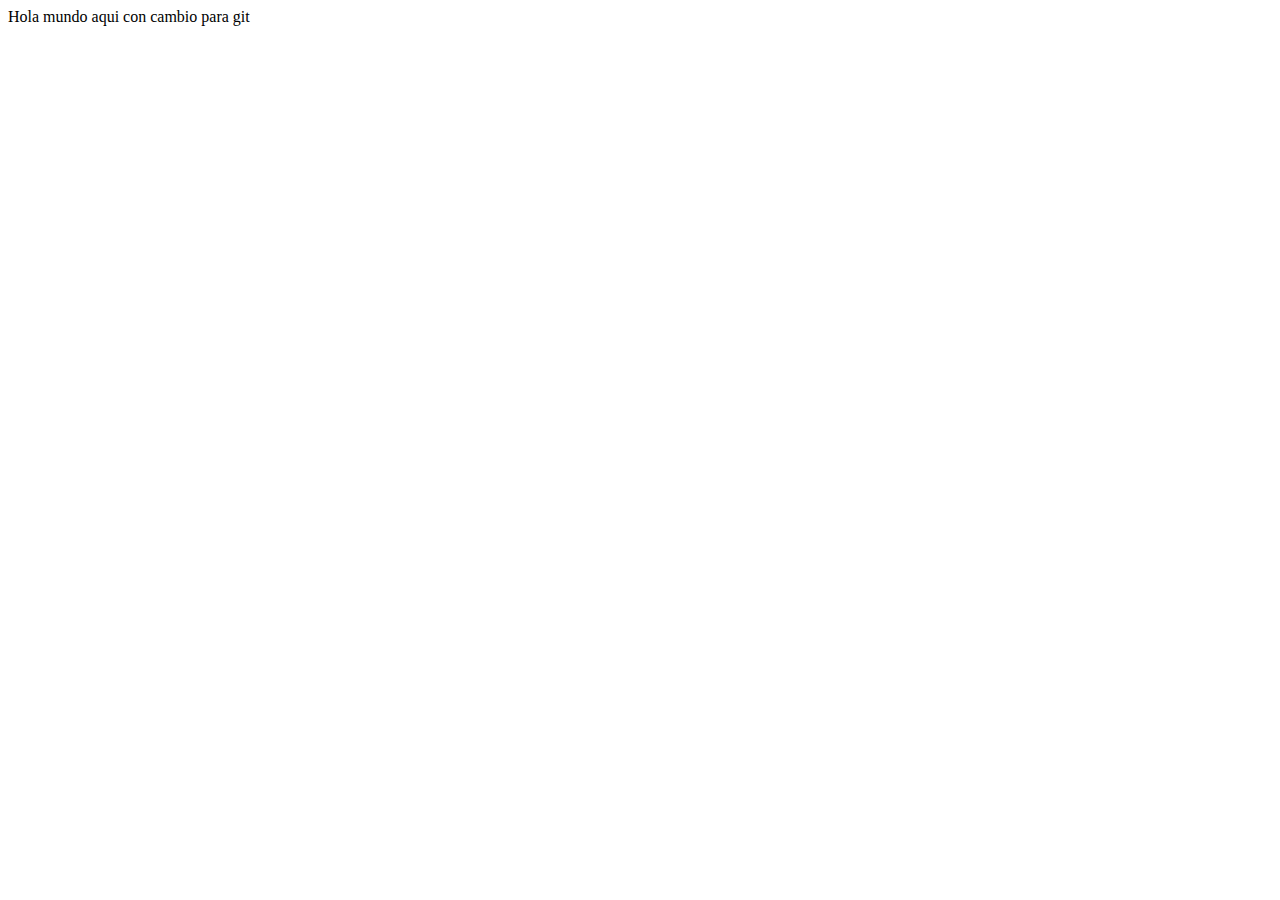
<file: index.html>
<!DOCTYPE html>
<html lang="es">
<head>
    <meta charset="UTF-8">
    <meta name="viewport" content="width=device-width, initial-scale=1.0">
    <title>Document</title>
</head>
<body>
    Hola mundo
     aqui con cambio para git
</body>
</html>
</file>
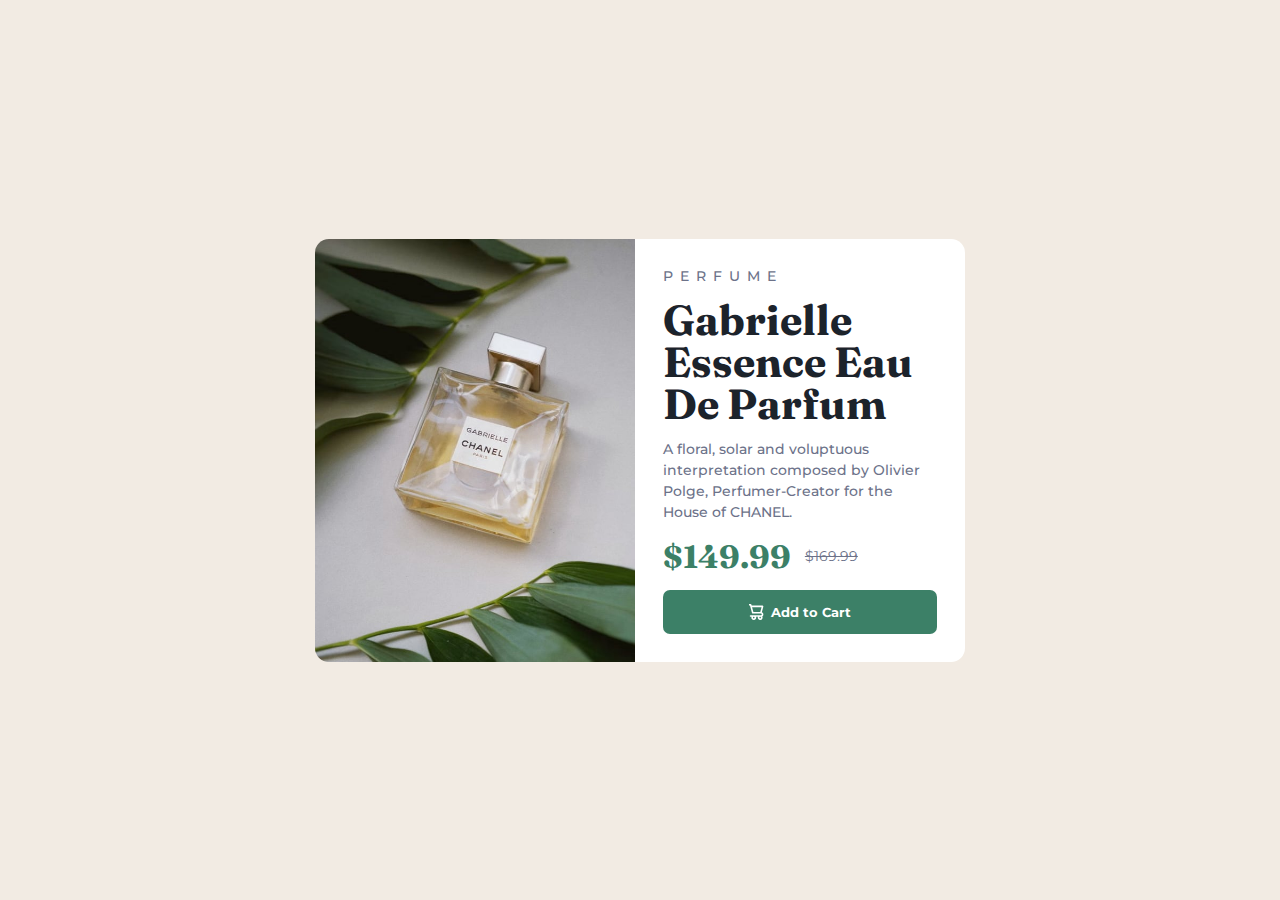
<file: subtarea/index.html>
<!DOCTYPE html>
<html lang="en">
  <head>
    <meta charset="UTF-8">
    <meta name="viewport" content="width=device-width, initial-scale=1.0">
    <title>Document</title>
    <style>
      /* p {
        color: blue;
      } */
    </style>
    <link rel="stylesheet" href="style.css">
  </head>
  <body>
    <main>
      <section class="photo"></section>
      <section class="content">
        <h3>Perfume</h3>

        <h1>Gabrielle Essence Eau De Parfum</h1>

        <p>A floral, solar and voluptuous interpretation composed by Olivier Polge, Perfumer-Creator for the House of CHANEL.</p>

        <div>
          <span>$149.99</span>
          <s>$169.99</s>
        </div>

        <button>
          <img src="./images/icon-cart.svg" alt="Cart icon" />
          Add to Cart
        </button>
      </section>
    </main>
  </body>
</html>
</file>
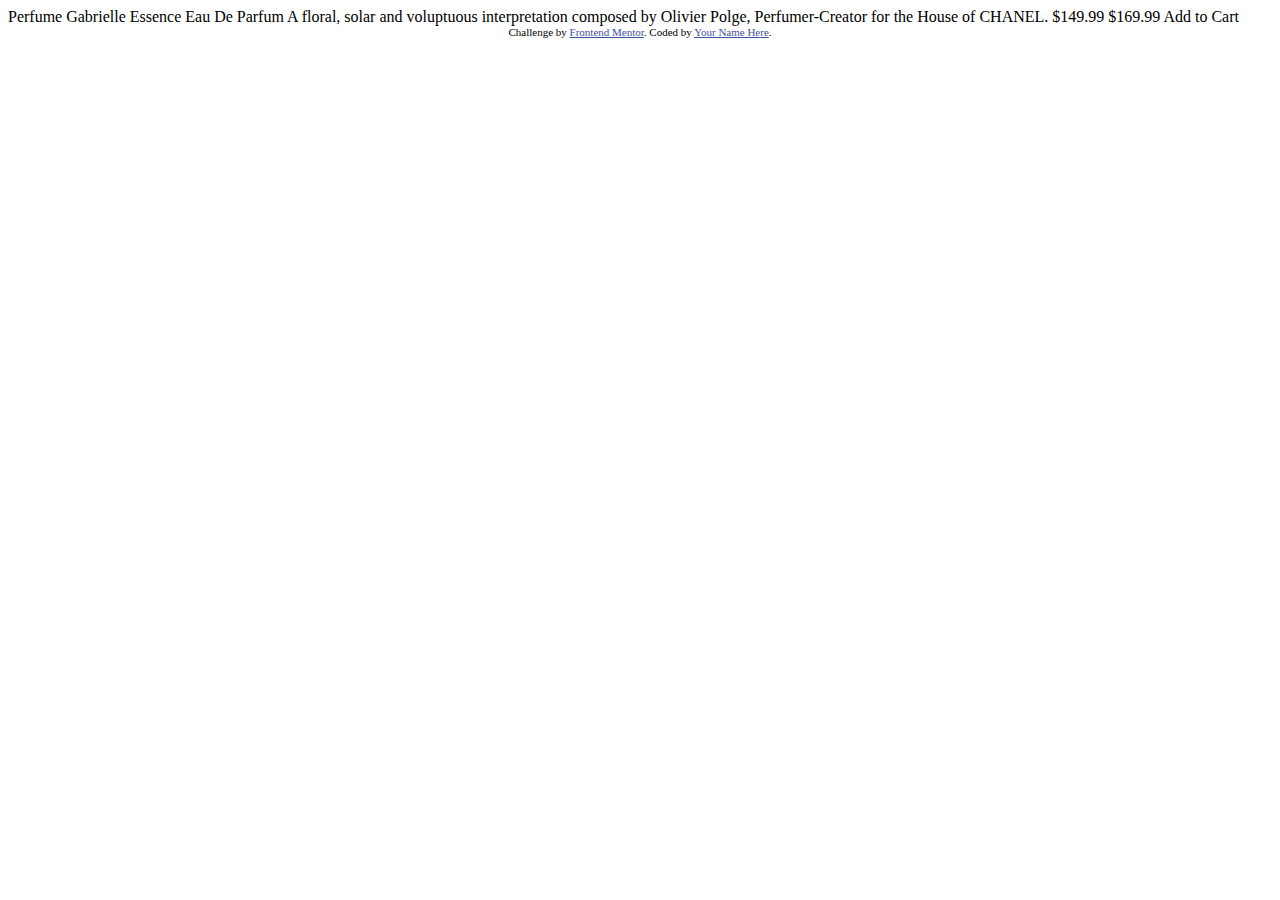
<file: subtarea/index copy.html>
<!DOCTYPE html>
<html lang="en">
<head>
  <meta charset="UTF-8">
  <meta name="viewport" content="width=device-width, initial-scale=1.0"> <!-- displays site properly based on user's device -->

  <link rel="icon" type="image/png" sizes="32x32" href="./images/favicon-32x32.png">
  
  <title>Frontend Mentor | Product preview card component</title>

  <!-- Feel free to remove these styles or customise in your own stylesheet 👍 -->
  <style>
    .attribution { font-size: 11px; text-align: center; }
    .attribution a { color: hsl(228, 45%, 44%); }
  </style>
</head>
<body>

  Perfume

  Gabrielle Essence Eau De Parfum

  A floral, solar and voluptuous interpretation composed by Olivier Polge, 
  Perfumer-Creator for the House of CHANEL.

  $149.99
  $169.99

  Add to Cart
  
  <div class="attribution">
    Challenge by <a href="https://www.frontendmentor.io?ref=challenge" target="_blank">Frontend Mentor</a>. 
    Coded by <a href="#">Your Name Here</a>.
  </div>
</body>
</html>
</file>
<file: subtarea/style.css>
@import url('https://fonts.googleapis.com/css2?family=Fraunces:ital,opsz,wght@0,9..144,100..900;1,9..144,100..900&family=Montserrat:ital,wght@0,100..900;1,100..900&display=swap');

/*
font-family: "Fraunces", serif;
font-family: "Montserrat", sans-serif;
*/

body {
  margin: 0;

  background-color: hsl(30, 38%, 92%);
  font-size: 14px;
  font-family: "Montserrat", sans-serif;

  display: flex; /* Flexbox */
  justify-content: center;
  align-items: center;

  height: 100vh;
}

main {
  /* border: 3px solid red; */

  width: 650px;
  min-height: 400px;

  display: flex;

  border-radius: 14px;
  overflow: hidden;
}

.photo {
  /* border: 5px solid green; */

  width: 350px;

  background-image: url(./images/image-product-desktop.jpg);
  background-size: cover;
  background-repeat: no-repeat;
}

.content {
  /* border: 5px solid blue; */

  width: 300px;

  background-color: hsl(0, 0%, 100%);

  padding: 28px;

  display: flex;
  flex-direction: column;
  gap: 14px;
}

.content h3 {
  margin: 0;

  text-transform: uppercase;
  font-weight: 500;
  font-size: 14px;
  letter-spacing: 7px;
  color: hsl(228, 12%, 48%);
}

.content h1 {
  margin: 0;

  font-family: "Fraunces", serif;
  font-size: 42px; /* 14px * 3 = 42px */
  line-height: 1;
  color: hsl(212, 21%, 14%);
}

.content p {
  margin: 0;

  font-weight: 500;
  line-height: 1.5;
  color: hsl(228, 12%, 48%);
  
  /* text-align: justify; */
}

.content div {
  display: flex;
  align-items: center;
  gap: 14px;
}

.content span {
  font-family: "Fraunces", serif;
  font-size: 32px;
  font-weight: 700;
  color: hsl(158, 36%, 37%);
}

.content s {
  color: hsl(228, 12%, 48%);
}

.content button {
  border: 0;

  font-family: "Montserrat", sans-serif;
  font-weight: 700;
  background-color: hsl(158, 36%, 37%);
  color: hsl(0, 0%, 100%);

  padding: 14px;

  display: flex;
  justify-content: center;
  gap: 7px;

  cursor: pointer;
  border-radius: 7px;
}
</file>
